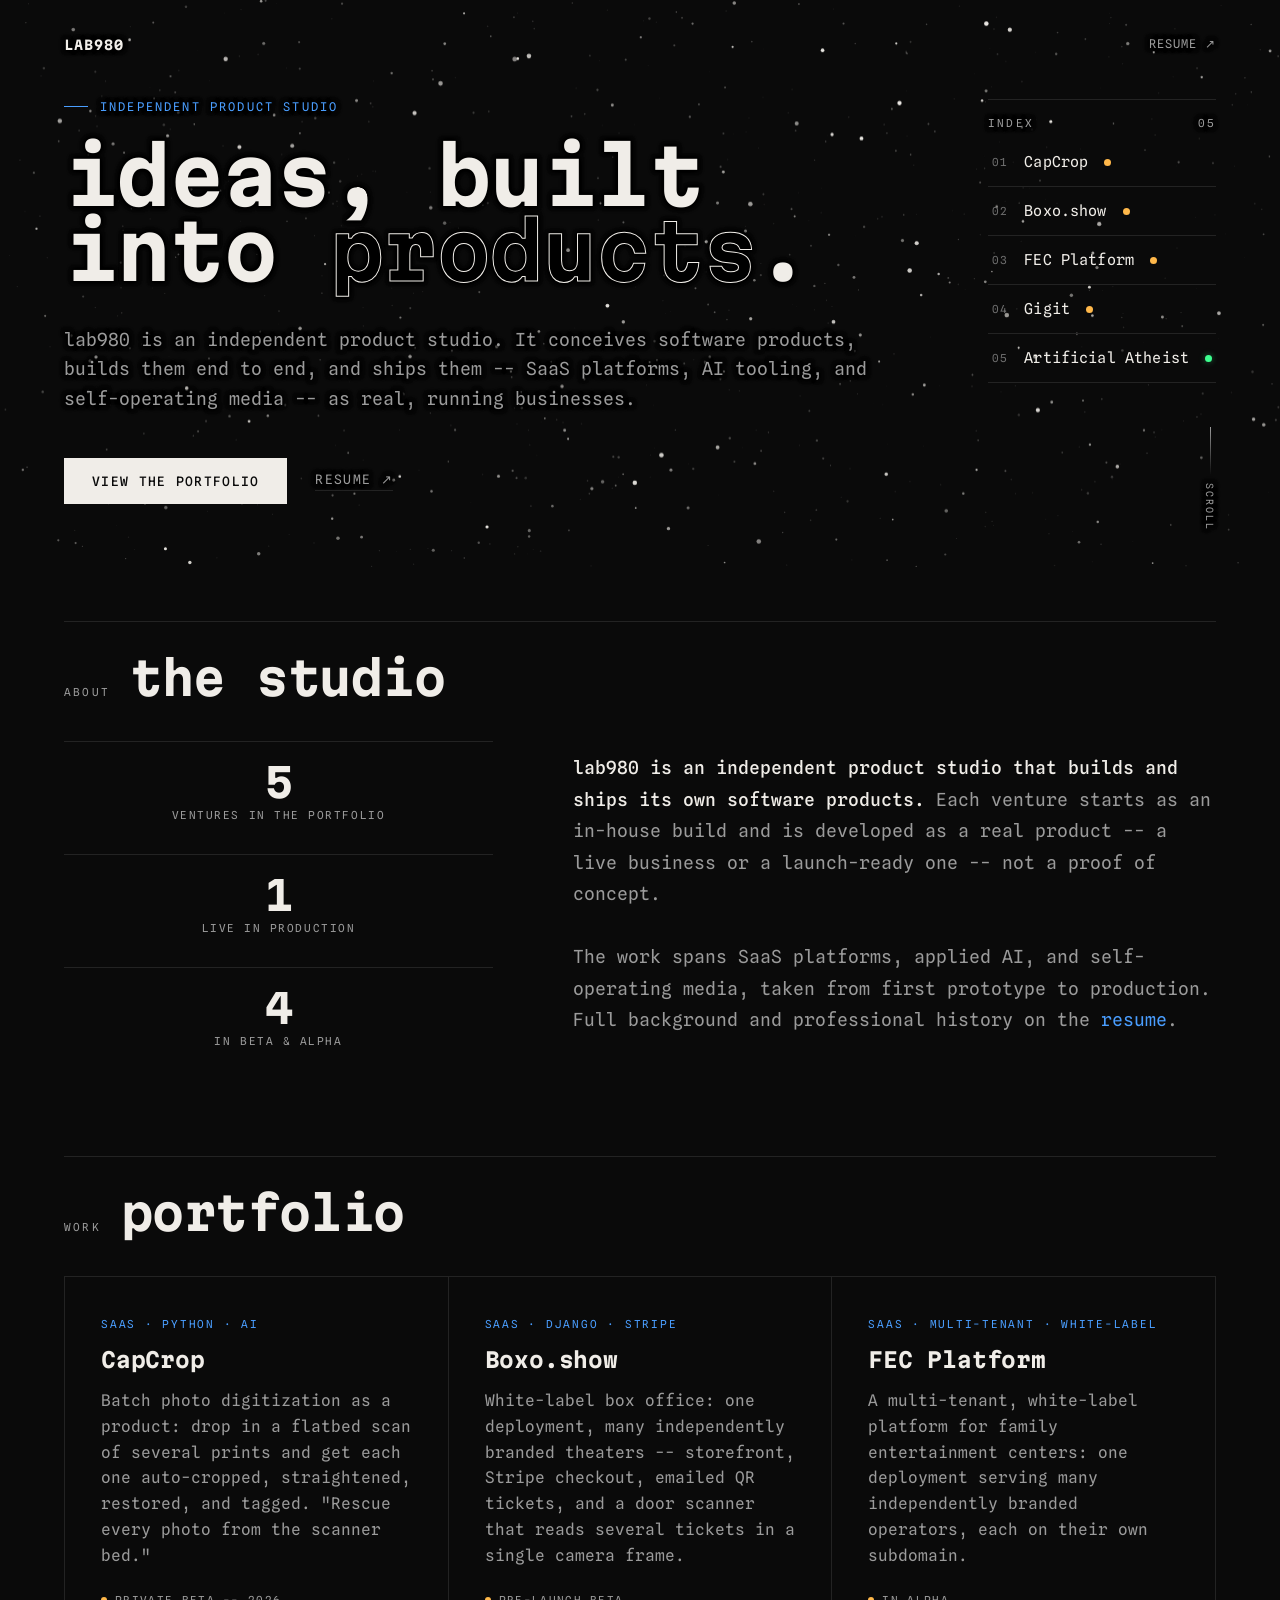
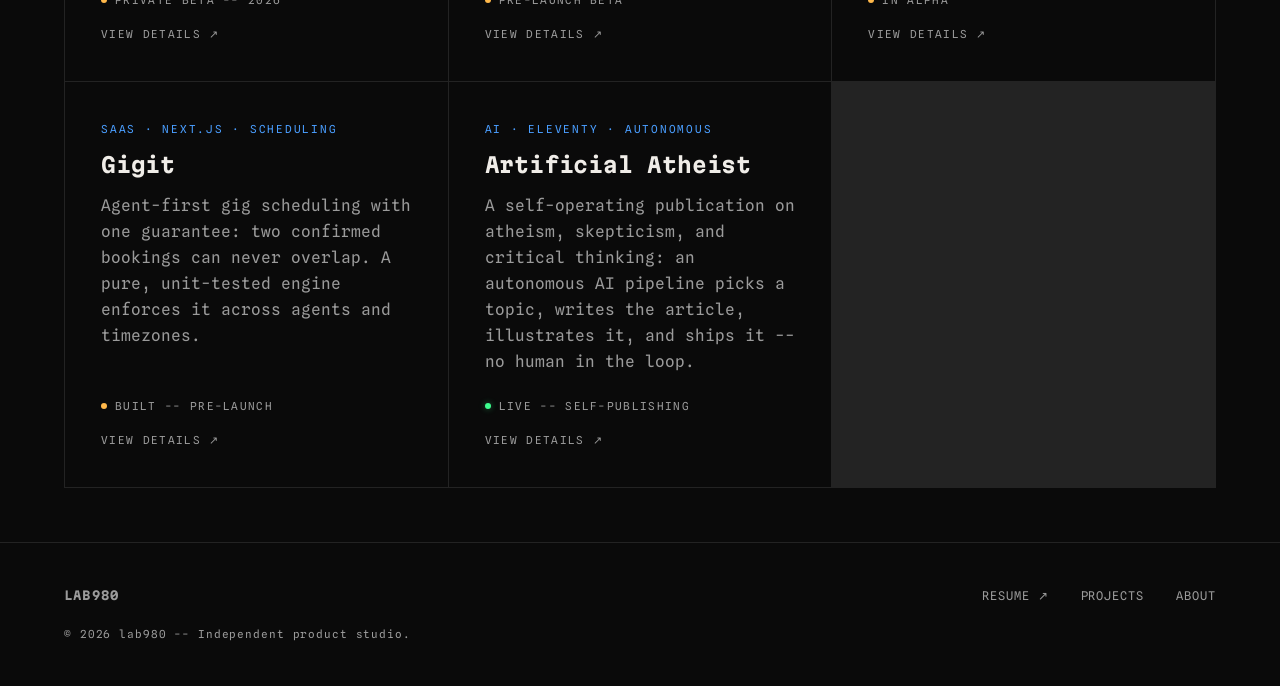
<file: index.html>
<!DOCTYPE html>
<html lang="en">
<head>
  <meta charset="UTF-8" />
  <meta name="viewport" content="width=device-width, initial-scale=1.0" />
  <title>lab980 — Product Studio</title>
  <link rel="preconnect" href="https://fonts.googleapis.com" />
  <link rel="preconnect" href="https://fonts.gstatic.com" crossorigin />
  <link href="https://fonts.googleapis.com/css2?family=Martian+Mono:wght@400;600;700&family=Spline+Sans+Mono:wght@400;500;600;700&display=swap" rel="stylesheet" />
  <link rel="stylesheet" href="styles.css?v=20260729T1940" />
</head>
<body>

  <section class="hero">
    <canvas class="starfield" aria-hidden="true"></canvas>

    <nav class="hero-nav">
      <a href="/" class="nav-logo">lab980</a>
      <a href="https://resume.lab980.com" class="nav-resume" target="_blank" rel="noopener">Resume ↗</a>
    </nav>

    <div class="hero-grid">
      <div class="hero-content">
        <p class="hero-label">Independent Product Studio</p>
        <h1 class="hero-headline">
          Ideas, built into <em>products</em>.
        </h1>
        <p class="hero-sub">
          lab980 is an independent product studio. It conceives software products, builds them end to end, and ships them -- SaaS platforms, AI tooling, and self-operating media -- as real, running businesses.
        </p>
        <div class="hero-cta-row">
          <a href="#projects" class="cta-primary">View the Portfolio</a>
          <a href="https://resume.lab980.com" class="cta-secondary" target="_blank" rel="noopener">Resume ↗</a>
        </div>
      </div>

      <aside class="hero-index" aria-label="Project index">
        <div class="hero-index-head">
          <span>Index</span>
          <span class="hero-index-count"></span>
        </div>
        <ul class="hero-index-list">
          <!-- Index rendered by main.js -->
        </ul>
      </aside>
    </div>

    <div class="scroll-indicator" aria-hidden="true">
      <div class="scroll-line"></div>
      <span>Scroll</span>
    </div>
  </section>

  <section id="about">
    <div class="section-header">
      <span class="section-label">About</span>
      <h2 class="section-title">The Studio</h2>
    </div>
    <div class="about-grid">
      <div class="about-text">
        <p>
          <strong>lab980 is an independent product studio that builds and ships its own software products.</strong> Each venture starts as an in-house build and is developed as a real product -- a live business or a launch-ready one -- not a proof of concept.
        </p>
        <br />
        <p>
          The work spans SaaS platforms, applied AI, and self-operating media, taken from first prototype to production. Full background and professional history on the <a href="https://resume.lab980.com" style="color: var(--accent); text-decoration: none;">resume</a>.
        </p>
      </div>
      <div class="about-stats">
        <div class="stat-row">
          <div class="stat-num">5</div>
          <div class="stat-label">Ventures in the portfolio</div>
        </div>
        <div class="stat-row">
          <div class="stat-num">1</div>
          <div class="stat-label">Live in production</div>
        </div>
        <div class="stat-row">
          <div class="stat-num">4</div>
          <div class="stat-label">In beta &amp; alpha</div>
        </div>
      </div>
    </div>
  </section>

  <section id="projects">
    <div class="section-header">
      <span class="section-label">Work</span>
      <h2 class="section-title">Portfolio</h2>
    </div>
    <div class="projects-grid">
      <!-- Cards rendered by main.js -->
    </div>
  </section>

  <footer>
    <span class="footer-logo">lab980</span>
    <nav class="footer-links">
      <a href="https://resume.lab980.com" target="_blank" rel="noopener">Resume ↗</a>
      <a href="#projects">Projects</a>
      <a href="#about">About</a>
    </nav>
    <p class="footer-copy">© 2026 lab980 -- Independent product studio.</p>
  </footer>

  <!-- ─── MODAL ─────────────────────────────────────────── -->
  <div id="project-modal" role="dialog" aria-modal="true" aria-labelledby="modal-title">
    <div class="modal-backdrop"></div>
    <div class="modal-panel">
      <div class="modal-header">
        <div class="modal-meta">
          <span class="modal-tag"></span>
          <h2 class="modal-title" id="modal-title"></h2>
          <span class="modal-status">
            <span class="modal-status-dot project-status-dot"></span>
            <span class="modal-status-text"></span>
          </span>
        </div>
        <button class="modal-close">Close ✕</button>
      </div>
      <figure class="modal-figure" hidden>
        <img class="modal-shot" alt="" loading="lazy" decoding="async" />
      </figure>
      <div class="modal-detail"></div>
      <div class="modal-footer">
        <div class="modal-stack"></div>
        <div class="modal-links"></div>
      </div>
    </div>
  </div>

  <script src="main.js?v=20260729T1940"></script>
</body>
</html>
</file>
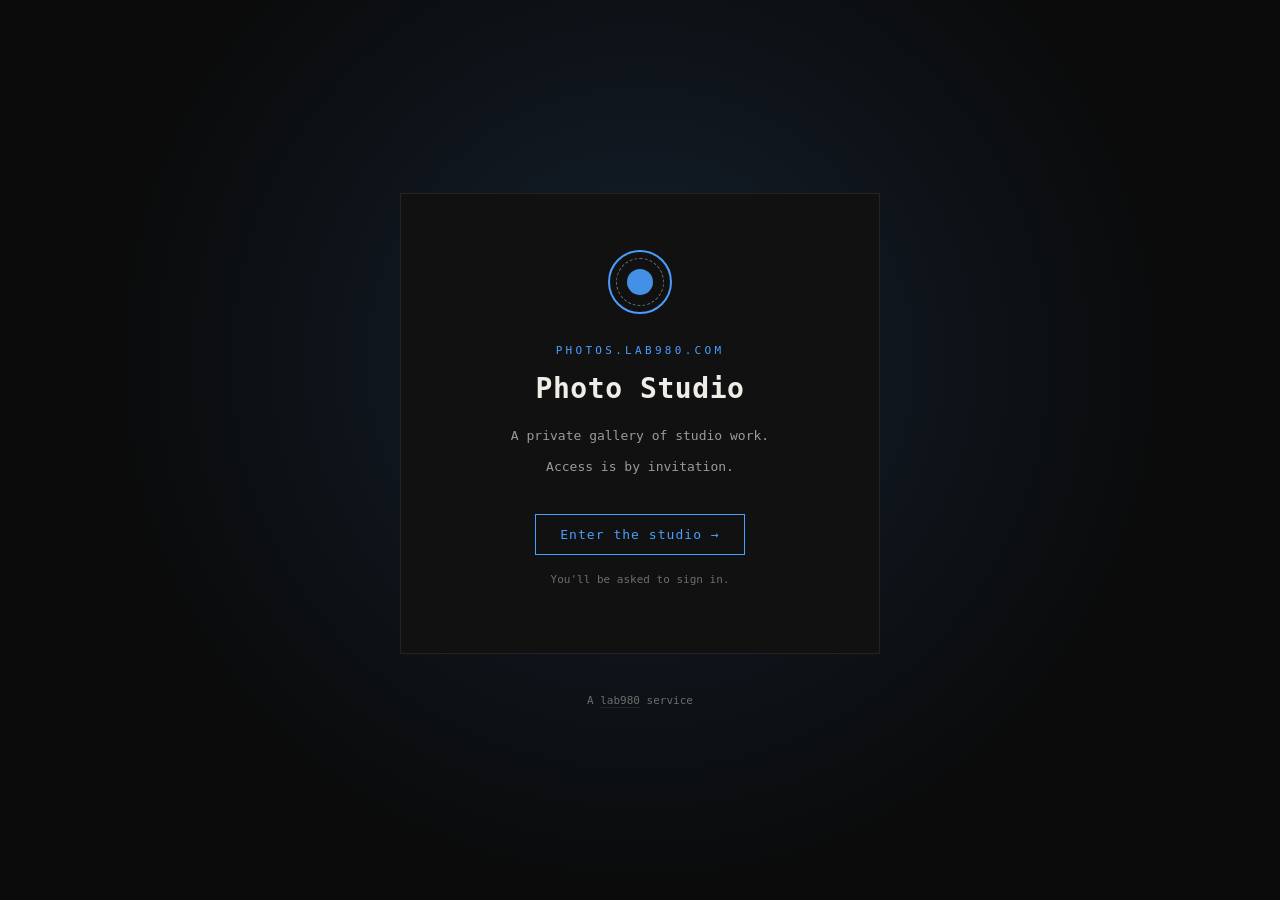
<file: landing/photos/index.html>
<!DOCTYPE html>
<html lang="en">
<head>
  <meta charset="UTF-8" />
  <meta name="viewport" content="width=device-width, initial-scale=1.0" />
  <meta name="robots" content="noindex" />
  <title>Photo Studio — lab980</title>
  <style>
    :root {
      --black:  #0A0A0A;
      --panel:  #111111;
      --white:  #F0EDE8;
      --accent: #4A9EFF;
      --mid:    #9B9B9B;
      --faint:  #6E6E6E;
      --border: #232323;
      --mono: ui-monospace, 'Cascadia Code', 'SF Mono', Menlo, Consolas, monospace;
    }
    * { margin: 0; padding: 0; box-sizing: border-box; }
    body {
      min-height: 100vh;
      display: flex;
      flex-direction: column;
      align-items: center;
      justify-content: center;
      background: var(--black);
      background-image: radial-gradient(circle at 50% 40%, #14202E 0%, var(--black) 65%);
      color: var(--white);
      font-family: var(--mono);
      padding: 24px;
      text-align: center;
    }
    .card {
      background: var(--panel);
      border: 1px solid var(--border);
      padding: 56px 48px;
      max-width: 480px;
      width: 100%;
    }
    .aperture {
      width: 64px; height: 64px;
      margin: 0 auto 28px;
      border: 2px solid var(--accent);
      border-radius: 50%;
      display: flex;
      align-items: center;
      justify-content: center;
      position: relative;
    }
    .aperture::after {
      content: '';
      width: 26px; height: 26px;
      border-radius: 50%;
      background: var(--accent);
      opacity: 0.9;
    }
    .aperture::before {
      content: '';
      position: absolute;
      inset: 6px;
      border: 1px dashed var(--faint);
      border-radius: 50%;
    }
    .label {
      font-size: 11px;
      letter-spacing: 0.3em;
      text-transform: uppercase;
      color: var(--accent);
      margin-bottom: 12px;
    }
    h1 {
      font-size: 28px;
      font-weight: 700;
      letter-spacing: 0.02em;
      margin-bottom: 20px;
    }
    p {
      font-size: 13px;
      line-height: 1.7;
      color: var(--mid);
      margin-bottom: 8px;
    }
    .cta {
      display: inline-block;
      margin-top: 28px;
      padding: 12px 24px;
      border: 1px solid var(--accent);
      color: var(--accent);
      font-family: var(--mono);
      font-size: 13px;
      letter-spacing: 0.08em;
      text-decoration: none;
      transition: background 0.2s, color 0.2s;
    }
    .cta:hover { background: var(--accent); color: var(--black); }
    .hint { margin-top: 16px; font-size: 11px; color: var(--faint); }
    footer { margin-top: 40px; font-size: 11px; color: var(--faint); }
    footer a { color: var(--faint); text-decoration: none; border-bottom: 1px solid var(--border); }
    footer a:hover { color: var(--accent); border-color: var(--accent); }
  </style>
</head>
<body>
  <main class="card">
    <div class="aperture" aria-hidden="true"></div>
    <p class="label">photos.lab980.com</p>
    <h1>Photo Studio</h1>
    <p>A private gallery of studio work.</p>
    <p>Access is by invitation.</p>
    <!-- CTA hits a real gallery path, which triggers the site's auth. -->
    <a class="cta" href="/index.html">Enter the studio →</a>
    <p class="hint">You'll be asked to sign in.</p>
  </main>
  <footer>A <a href="https://lab980.com">lab980</a> service</footer>
</body>
</html>
</file>
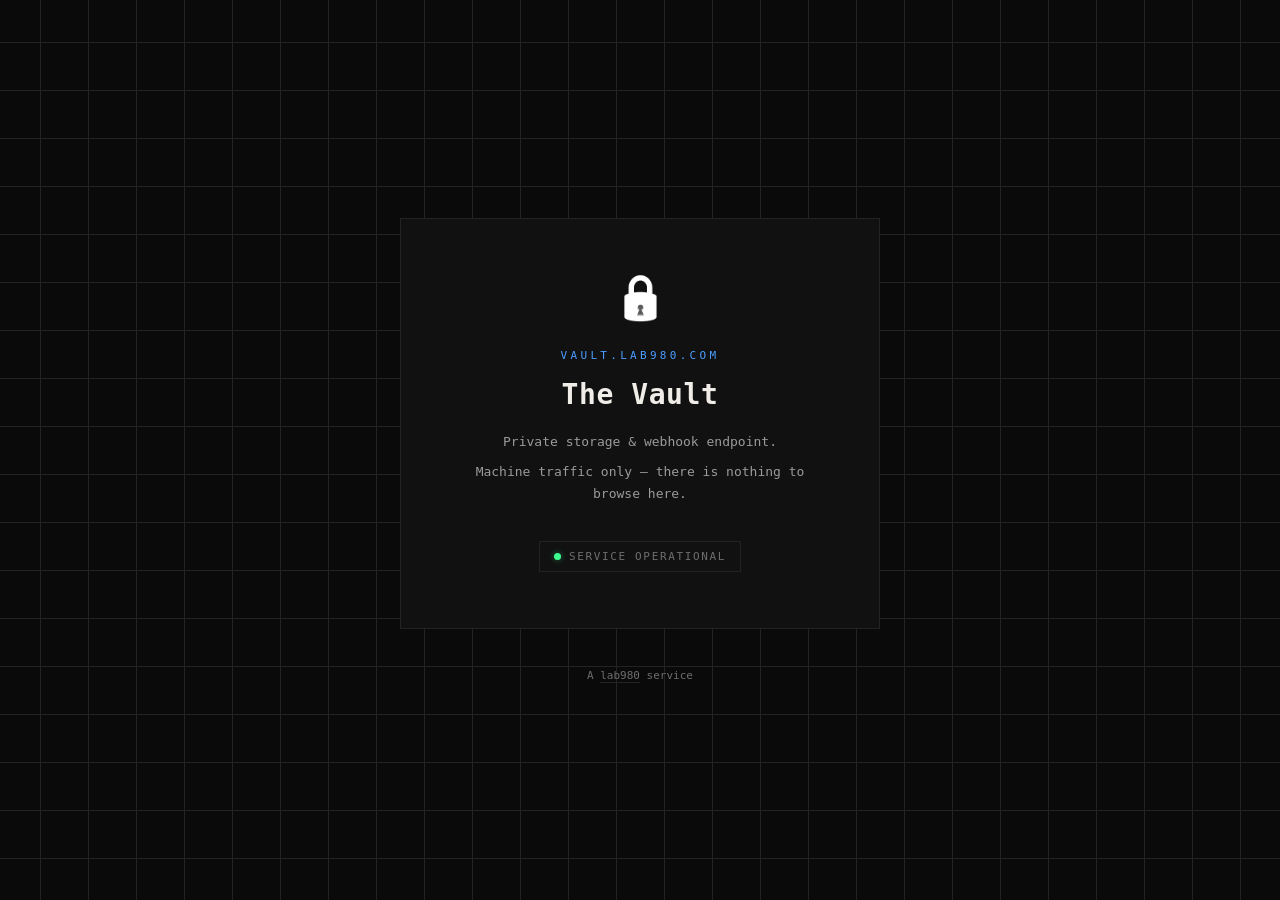
<file: landing/vault/index.html>
<!DOCTYPE html>
<html lang="en">
<head>
  <meta charset="UTF-8" />
  <meta name="viewport" content="width=device-width, initial-scale=1.0" />
  <meta name="robots" content="noindex" />
  <title>The Vault — lab980</title>
  <style>
    :root {
      --black:  #0A0A0A;
      --panel:  #111111;
      --white:  #F0EDE8;
      --accent: #4A9EFF;
      --mid:    #9B9B9B;
      --faint:  #6E6E6E;
      --border: #232323;
      --mono: ui-monospace, 'Cascadia Code', 'SF Mono', Menlo, Consolas, monospace;
    }
    * { margin: 0; padding: 0; box-sizing: border-box; }
    body {
      min-height: 100vh;
      display: flex;
      flex-direction: column;
      align-items: center;
      justify-content: center;
      background: var(--black);
      background-image:
        linear-gradient(var(--border) 1px, transparent 1px),
        linear-gradient(90deg, var(--border) 1px, transparent 1px);
      background-size: 48px 48px;
      background-position: center;
      color: var(--white);
      font-family: var(--mono);
      padding: 24px;
      text-align: center;
    }
    .card {
      background: var(--panel);
      border: 1px solid var(--border);
      padding: 56px 48px;
      max-width: 480px;
      width: 100%;
    }
    .glyph {
      font-size: 44px;
      line-height: 1;
      display: block;
      margin-bottom: 28px;
      filter: grayscale(1) brightness(1.6);
    }
    .label {
      font-size: 11px;
      letter-spacing: 0.3em;
      text-transform: uppercase;
      color: var(--accent);
      margin-bottom: 12px;
    }
    h1 {
      font-size: 28px;
      font-weight: 700;
      letter-spacing: 0.02em;
      margin-bottom: 20px;
    }
    p {
      font-size: 13px;
      line-height: 1.7;
      color: var(--mid);
      margin-bottom: 8px;
    }
    .status {
      display: inline-flex;
      align-items: center;
      gap: 8px;
      margin-top: 28px;
      padding: 8px 14px;
      border: 1px solid var(--border);
      font-size: 11px;
      letter-spacing: 0.15em;
      text-transform: uppercase;
      color: var(--faint);
    }
    .dot {
      width: 7px; height: 7px; border-radius: 50%;
      background: #3DFF8F;
      box-shadow: 0 0 6px #3DFF8F66;
    }
    footer { margin-top: 40px; font-size: 11px; color: var(--faint); }
    footer a { color: var(--faint); text-decoration: none; border-bottom: 1px solid var(--border); }
    footer a:hover { color: var(--accent); border-color: var(--accent); }
  </style>
</head>
<body>
  <main class="card">
    <span class="glyph" aria-hidden="true">🔒</span>
    <p class="label">vault.lab980.com</p>
    <h1>The Vault</h1>
    <p>Private storage &amp; webhook endpoint.</p>
    <p>Machine traffic only — there is nothing to browse here.</p>
    <span class="status"><span class="dot" aria-hidden="true"></span>Service operational</span>
  </main>
  <footer>A <a href="https://lab980.com">lab980</a> service</footer>
</body>
</html>
</file>
<file: styles.css>
*, *::before, *::after { box-sizing: border-box; margin: 0; padding: 0; }

:root {
 --black:   #0A0A0A;
 --panel:   #111111;
 --white:   #F0EDE8;
 --accent:  #4A9EFF;
 --mid:     #9B9B9B;   /* secondary text — ~7:1 on --black (AAA) */
 --faint:   #6E6E6E;   /* decorative only (dots, rules) — not body text */
 --border:  #232323;

 --font-display: 'Martian Mono', ui-monospace, 'Cascadia Code', monospace;
 --font-mono:    'Spline Sans Mono', ui-monospace, 'Cascadia Code', monospace;
}

html { font-size: 16px; scroll-behavior: smooth; }

body {
 background: var(--black);
 color: var(--white);
 font-family: var(--font-mono);
 min-height: 100vh;
 overflow-x: hidden;
 -webkit-font-smoothing: antialiased;
}

/* ─── FOCUS (a11y 2.4.7) ─────────────────────────────────── */
:focus-visible {
 outline: 2px solid var(--accent);
 outline-offset: 3px;
}
a:focus-visible,
button:focus-visible,
.project-card:focus-visible,
.hero-index-item:focus-visible {
 outline: 2px solid var(--accent);
 outline-offset: 3px;
}

/* ─── HERO (asymmetric split) ────────────────────────────── */
.hero {
 position: relative;
 display: flex;
 align-items: center;
 padding: clamp(84px, 11vh, 116px) clamp(24px, 5vw, 80px) clamp(48px, 7vh, 76px);
 overflow: hidden;
 /* tight dark halo hugging each glyph (~5px) -- many stacked full-opacity
    black shadows compound into a near-solid edge that knocks back stars
    right at the letters */
 text-shadow:
   0 0 3px rgba(0, 0, 0, 1),
   0 0 4px rgba(0, 0, 0, 1),
   0 0 4px rgba(0, 0, 0, 1),
   0 0 5px rgba(0, 0, 0, 1),
   0 0 5px rgba(0, 0, 0, 1),
   0 0 6px rgba(0, 0, 0, 1);
}

.cta-primary { text-shadow: none; }

.starfield {
 position: absolute;
 inset: 0;
 width: 100%;
 height: 100%;
 z-index: 0;
 pointer-events: none;
}

.hero-nav {
 position: absolute;
 top: clamp(24px, 4vh, 48px);
 left: clamp(24px, 5vw, 80px);
 right: clamp(24px, 5vw, 80px);
 display: flex;
 align-items: center;
 justify-content: space-between;
 z-index: 10;
}

.nav-logo {
 font-family: var(--font-display);
 font-weight: 700;
 font-size: 13px;
 letter-spacing: 0.08em;
 color: var(--white);
 text-decoration: none;
 text-transform: uppercase;
}

.nav-resume {
 font-family: var(--font-mono);
 font-size: 12px;
 letter-spacing: 0.08em;
 color: var(--mid);
 text-decoration: none;
 text-transform: uppercase;
 border-bottom: 1px solid transparent;
 padding-bottom: 2px;
 transition: color 0.2s, border-color 0.2s;
}

.nav-resume:hover { color: var(--white); border-color: var(--accent); }

.hero-grid {
 position: relative;
 z-index: 5;
 width: 100%;
 display: grid;
 grid-template-columns: minmax(0, 1fr) max-content;
 gap: clamp(40px, 6vw, 96px);
 align-items: start;
}

.hero-content { position: relative; min-width: 0; }

.hero-label {
 font-family: var(--font-mono);
 font-size: 12px;
 letter-spacing: 0.18em;
 color: var(--accent);
 text-transform: uppercase;
 margin-bottom: 24px;
 display: flex;
 align-items: center;
 gap: 12px;
}

.hero-label::before {
 content: '';
 display: block;
 width: 24px;
 height: 1px;
 background: var(--accent);
}

.hero-headline {
 font-family: var(--font-display);
 font-weight: 700;
 font-size: clamp(38px, 6vw, 96px);
 line-height: 0.98;
 letter-spacing: -0.01em;
 color: var(--white);
 margin-bottom: 36px;
 text-transform: lowercase;
}

.hero-headline em {
 font-style: normal;
 color: transparent;
 -webkit-text-stroke: 1px var(--white);
}

.hero-sub {
 font-size: 18px;
 line-height: 1.65;
 color: var(--mid);
 margin-bottom: 44px;
}

.hero-cta-row {
 display: flex;
 align-items: center;
 gap: 28px;
 flex-wrap: wrap;
}

.cta-primary {
 font-family: var(--font-mono);
 font-weight: 500;
 font-size: 13px;
 letter-spacing: 0.1em;
 text-transform: uppercase;
 color: var(--black);
 background: var(--white);
 padding: 15px 28px;
 text-decoration: none;
 transition: background 0.2s, color 0.2s;
}

.cta-primary:hover { background: var(--accent); color: var(--black); }

.cta-secondary {
 font-family: var(--font-mono);
 font-size: 13px;
 letter-spacing: 0.1em;
 text-transform: uppercase;
 color: var(--mid);
 text-decoration: none;
 border-bottom: 1px solid var(--border);
 padding-bottom: 3px;
 transition: color 0.2s, border-color 0.2s;
}

.cta-secondary:hover { color: var(--white); border-color: var(--white); }

/* ─── HERO INDEX (right column) ──────────────────────────── */
.hero-index {
 position: relative;
 border-top: 1px solid var(--border);
 padding-top: 16px;
 min-width: 0;
}

.hero-index-head {
 display: flex;
 align-items: baseline;
 justify-content: space-between;
 font-family: var(--font-mono);
 font-size: 11px;
 letter-spacing: 0.2em;
 text-transform: uppercase;
 color: var(--mid);
 margin-bottom: 8px;
}

.hero-index-list { list-style: none; }

.hero-index-item {
 width: 100%;
 display: grid;
 grid-template-columns: auto auto auto;
 justify-content: start;
 align-items: center;
 gap: 16px;
 background: none;
 border: none;
 border-bottom: 1px solid var(--border);
 padding: 15px 4px;
 cursor: pointer;
 text-align: left;
 color: var(--white);
 font-family: var(--font-mono);
 transition: background 0.2s, padding 0.2s;
}

.hero-index-item:hover,
.hero-index-item:focus-visible { background: var(--panel); padding-left: 12px; }

.idx-num {
 font-size: 11px;
 letter-spacing: 0.1em;
 color: var(--faint);
}

.idx-name {
 font-size: 15px;
 letter-spacing: 0.01em;
 min-width: 0;
 overflow: hidden;
 text-overflow: ellipsis;
 white-space: nowrap;
}

.idx-dot {
 width: 7px; height: 7px;
 border-radius: 50%;
 background: var(--faint);
}

.idx-dot.active { background: #3DFF8F; box-shadow: 0 0 6px #3DFF8F66; }
.idx-dot.wip { background: #FFB84A; }

.scroll-indicator {
 position: absolute;
 bottom: clamp(28px, 4vh, 48px);
 right: clamp(24px, 5vw, 80px);
 display: flex;
 flex-direction: column;
 align-items: center;
 gap: 8px;
 z-index: 5;
}

.scroll-indicator span {
 font-family: var(--font-mono);
 font-size: 10px;
 letter-spacing: 0.2em;
 text-transform: uppercase;
 color: var(--mid);
 writing-mode: vertical-lr;
}

.scroll-line {
 width: 1px;
 height: 48px;
 background: linear-gradient(to bottom, var(--mid), transparent);
 animation: scrollPulse 2s ease-in-out infinite;
}

@keyframes scrollPulse {
 0%, 100% { opacity: 0.3; transform: scaleY(1); }
 50% { opacity: 1; transform: scaleY(0.6); }
}

/* ─── SECTIONS ───────────────────────────────────────────── */
section {
 position: relative;
 z-index: 1;
 background: var(--black);
 padding: clamp(40px, 6vh, 68px) clamp(24px, 5vw, 80px);
}

.section-header {
 display: flex;
 align-items: baseline;
 gap: 20px;
 margin-bottom: 36px;
 border-top: 1px solid var(--border);
 padding-top: 28px;
}

.section-label {
 font-family: var(--font-mono);
 font-size: 11px;
 letter-spacing: 0.2em;
 text-transform: uppercase;
 color: var(--mid);
}

.section-title {
 font-family: var(--font-display);
 font-weight: 700;
 font-size: clamp(26px, 3.6vw, 46px);
 letter-spacing: -0.01em;
 color: var(--white);
 text-transform: lowercase;
}

.projects-grid {
 display: grid;
 grid-template-columns: repeat(auto-fill, minmax(300px, 1fr));
 gap: 1px;
 background: var(--border);
 border: 1px solid var(--border);
}

.project-card {
 background: var(--black);
 padding: 40px 36px;
 display: flex;
 flex-direction: column;
 gap: 16px;
 transition: background 0.25s;
 cursor: pointer;
 position: relative;
 overflow: hidden;
}

.project-card::after {
 content: '';
 position: absolute;
 bottom: 0; left: 0;
 width: 0; height: 2px;
 background: var(--accent);
 transition: width 0.3s ease;
}

.project-card:hover { background: var(--panel); }
.project-card:hover::after,
.project-card:focus-visible::after { width: 100%; }

.project-card.flash { animation: cardFlash 1.1s ease-out; }

@keyframes cardFlash {
 0%   { background: rgba(74, 158, 255, 0.16); box-shadow: inset 0 0 0 1px var(--accent); }
 100% { background: var(--black); box-shadow: inset 0 0 0 1px transparent; }
}

.project-tag {
 font-family: var(--font-mono);
 font-size: 11px;
 letter-spacing: 0.16em;
 text-transform: uppercase;
 color: var(--accent);
}

.project-name {
 font-family: var(--font-display);
 font-weight: 700;
 font-size: 21px;
 letter-spacing: -0.01em;
 color: var(--white);
 line-height: 1.2;
}

.project-desc {
 font-size: 16px;
 line-height: 1.62;
 color: var(--mid);
 flex: 1;
}

.accent-note { color: var(--accent); }

.project-status {
 display: inline-flex;
 align-items: center;
 gap: 8px;
 font-family: var(--font-mono);
 font-size: 11px;
 letter-spacing: 0.12em;
 text-transform: uppercase;
 color: var(--mid);
 margin-top: 8px;
}

.project-status-dot {
 width: 6px; height: 6px;
 border-radius: 50%;
 background: var(--faint);
}

.project-status-dot.active { background: #3DFF8F; box-shadow: 0 0 6px #3DFF8F66; }
.project-status-dot.wip { background: #FFB84A; }

.card-cta {
 font-family: var(--font-mono);
 font-size: 11px;
 letter-spacing: 0.12em;
 text-transform: uppercase;
 color: var(--mid);
 transition: color 0.2s;
 margin-top: 4px;
}

.project-card:hover .card-cta,
.project-card:focus-visible .card-cta { color: var(--accent); }

/* ─── MODAL ──────────────────────────────────────────────── */
#project-modal {
 position: fixed;
 inset: 0;
 z-index: 100;
 display: flex;
 align-items: center;
 justify-content: center;
 padding: clamp(16px, 4vw, 40px);
 pointer-events: none;
 opacity: 0;
 transition: opacity 0.3s ease;
}

#project-modal.open {
 pointer-events: all;
 opacity: 1;
}

.modal-backdrop {
 position: absolute;
 inset: 0;
 background: rgba(0, 0, 0, 0.85);
}

.modal-panel {
 position: relative;
 z-index: 1;
 background: var(--panel);
 border: 1px solid var(--border);
 width: 100%;
 max-width: 780px;
 max-height: 85vh;
 overflow-y: auto;
 padding: 48px clamp(24px, 5vw, 64px);
 transform: translateY(12px) scale(0.985);
 transition: transform 0.35s ease;
}

#project-modal.open .modal-panel {
 transform: translateY(0) scale(1);
}

.modal-header {
 display: flex;
 align-items: flex-start;
 justify-content: space-between;
 gap: 24px;
 margin-bottom: 32px;
}

.modal-meta { flex: 1; }

.modal-tag {
 font-family: var(--font-mono);
 font-size: 11px;
 letter-spacing: 0.16em;
 text-transform: uppercase;
 color: var(--accent);
 display: block;
 margin-bottom: 12px;
}

.modal-title {
 font-family: var(--font-display);
 font-weight: 700;
 font-size: clamp(26px, 4.4vw, 44px);
 letter-spacing: -0.01em;
 color: var(--white);
 line-height: 1.02;
 margin-bottom: 14px;
 text-transform: lowercase;
}

.modal-status {
 display: inline-flex;
 align-items: center;
 gap: 8px;
 font-family: var(--font-mono);
 font-size: 11px;
 letter-spacing: 0.12em;
 text-transform: uppercase;
 color: var(--mid);
}

.modal-close {
 font-family: var(--font-mono);
 font-size: 12px;
 letter-spacing: 0.08em;
 text-transform: uppercase;
 color: var(--mid);
 background: none;
 border: 1px solid var(--border);
 padding: 9px 16px;
 cursor: pointer;
 transition: color 0.2s, border-color 0.2s;
 flex-shrink: 0;
}

.modal-close:hover { color: var(--white); border-color: var(--white); }

.modal-figure {
 margin-bottom: 32px;
 border: 1px solid var(--border);
 background: var(--black);
 overflow: hidden;
 line-height: 0;
}

.modal-figure[hidden] { display: none; }

.modal-shot {
 display: block;
 width: 100%;
 height: auto;
 aspect-ratio: 16 / 9;
 object-fit: cover;
 object-position: top center;
}

.modal-detail {
 border-top: 1px solid var(--border);
 padding-top: 28px;
 margin-bottom: 32px;
}

.modal-detail p {
 font-size: 16px;
 line-height: 1.75;
 color: rgba(240, 237, 232, 0.85);
 margin-bottom: 16px;
}

.modal-detail p:last-child { margin-bottom: 0; }

.modal-footer {
 display: flex;
 align-items: center;
 justify-content: space-between;
 flex-wrap: wrap;
 gap: 20px;
 border-top: 1px solid var(--border);
 padding-top: 24px;
}

.modal-stack {
 display: flex;
 flex-wrap: wrap;
 gap: 8px;
}

.stack-tag {
 font-family: var(--font-mono);
 font-size: 11px;
 letter-spacing: 0.1em;
 text-transform: uppercase;
 color: var(--mid);
 border: 1px solid var(--border);
 padding: 5px 10px;
}

.modal-links {
 display: flex;
 gap: 20px;
 flex-wrap: wrap;
}

.modal-link {
 font-family: var(--font-mono);
 font-size: 12px;
 letter-spacing: 0.08em;
 text-transform: uppercase;
 color: var(--accent);
 text-decoration: none;
 border-bottom: 1px solid transparent;
 padding-bottom: 2px;
 transition: border-color 0.2s;
}

.modal-link:hover { border-color: var(--accent); }

/* ─── ABOUT ──────────────────────────────────────────────── */
.about-grid {
 display: grid;
 grid-template-columns: 0.4fr 0.6fr;
 grid-auto-flow: dense;
 gap: 80px;
 align-items: center;
}

.about-text {
 grid-column: 2;
 font-size: 18px;
 line-height: 1.75;
 color: var(--mid);
}

.about-text strong { color: var(--white); font-weight: 500; }

.about-stats { display: flex; flex-direction: column; gap: 32px; grid-column: 1; text-align: center; }

.stat-row {
 border-top: 1px solid var(--border);
 padding-top: 20px;
}

.stat-num {
 font-family: var(--font-display);
 font-weight: 700;
 font-size: 40px;
 letter-spacing: -0.02em;
 color: var(--white);
 line-height: 1;
 margin-bottom: 6px;
}

.stat-label {
 font-family: var(--font-mono);
 font-size: 11px;
 letter-spacing: 0.14em;
 text-transform: uppercase;
 color: var(--mid);
}

/* ─── FOOTER ─────────────────────────────────────────────── */
footer {
 position: relative;
 z-index: 1;
 background: var(--black);
 padding: clamp(32px, 5vh, 64px) clamp(24px, 5vw, 80px);
 border-top: 1px solid var(--border);
 display: flex;
 align-items: center;
 justify-content: space-between;
 flex-wrap: wrap;
 gap: 24px;
}

.footer-logo {
 font-family: var(--font-display);
 font-weight: 700;
 font-size: 12px;
 letter-spacing: 0.1em;
 text-transform: uppercase;
 color: var(--mid);
}

.footer-links { display: flex; gap: 32px; }

.footer-links a {
 font-family: var(--font-mono);
 font-size: 12px;
 letter-spacing: 0.08em;
 text-transform: uppercase;
 color: var(--mid);
 text-decoration: none;
 transition: color 0.2s;
}

.footer-links a:hover { color: var(--white); }

.footer-copy {
 font-family: var(--font-mono);
 font-size: 11px;
 letter-spacing: 0.08em;
 color: var(--mid);
 width: 100%;
}

/* ─── RESPONSIVE ─────────────────────────────────────────── */
@media (max-width: 1024px) {
 .scroll-indicator { display: none; }
}

/* phones only: stack the hero, index drops full-width below it */
@media (max-width: 680px) {
 .hero-grid { grid-template-columns: minmax(0, 1fr); gap: clamp(40px, 8vh, 64px); }
 .hero { align-items: flex-start; }
 .nav-resume { display: none; }
}

@media (max-width: 768px) {
 .about-grid { grid-template-columns: 1fr; gap: 48px; }
 .about-text, .about-stats { grid-column: auto; }
 .about-stats { flex-direction: row; flex-wrap: wrap; }
 .stat-row { flex: 1; min-width: 120px; }
 .projects-grid { grid-template-columns: 1fr; }
 .modal-panel { max-height: 92vh; }
 .modal-footer { flex-direction: column; align-items: flex-start; }
}

/* ─── REDUCED MOTION ─────────────────────────────────────── */
@media (prefers-reduced-motion: reduce) {
 html { scroll-behavior: auto; }
 .scroll-line { animation: none; }
 .project-card.flash { animation: none; }
 * { transition: none !important; }
}
</file>
